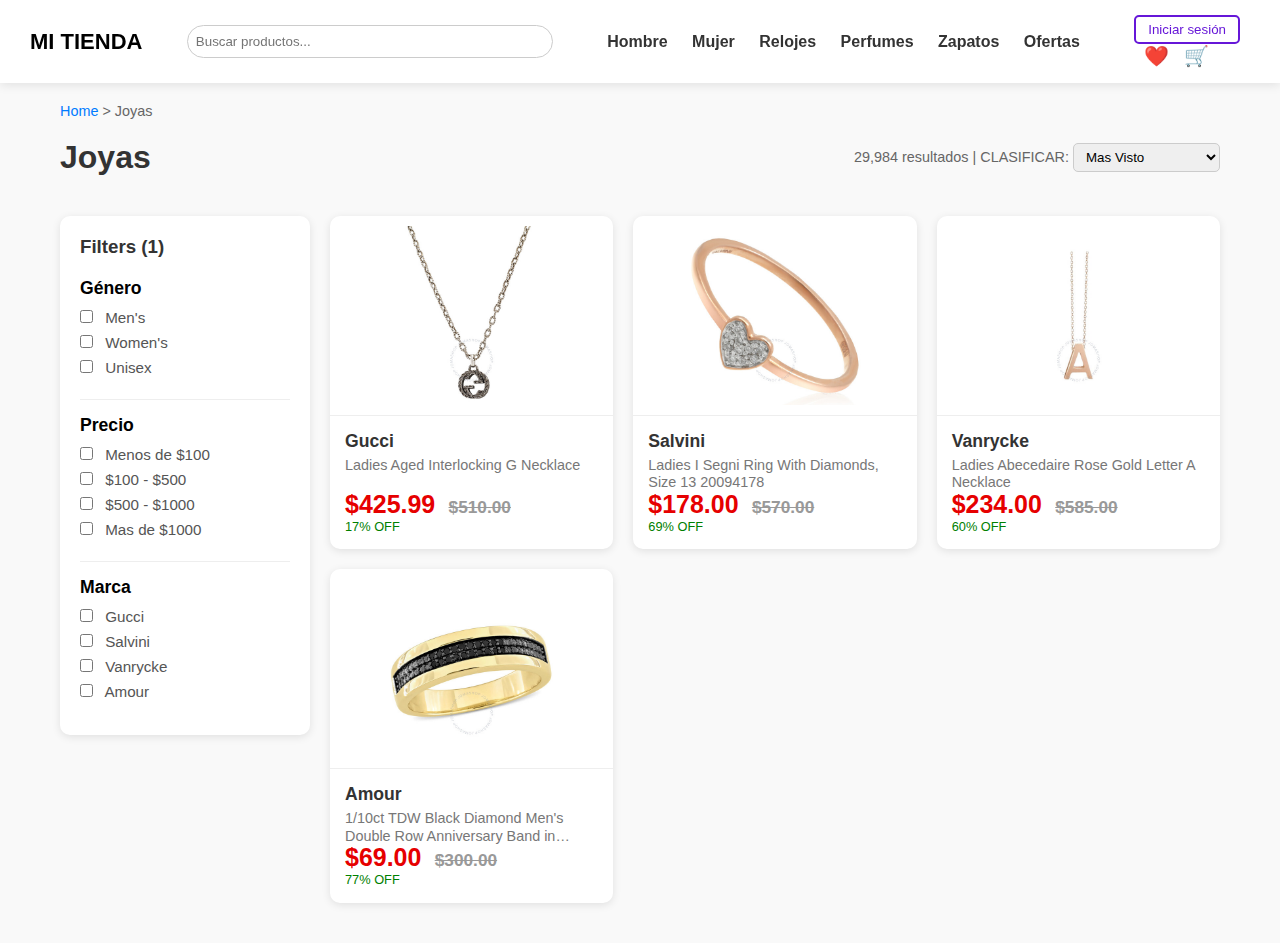
<file: categorias/Joyas.html>
<!DOCTYPE html>
<html lang="es">
<head>
    <meta charset="UTF-8">
    <meta name="viewport" content="width=device-width, initial-scale=1.0">
    <title>Joyas - Mi Tienda Online</title>
    <link rel="stylesheet" href="../esti.css"> 
</head>
<body>

    <header class="navbar">
     <div class="logo"><a href="../Princi.html">MI TIENDA</a></div>
        <input type="text" placeholder="Buscar productos..." class="buscador">
        <nav class="nav-links">
            <a href="#">Hombre</a>
            <a href="#">Mujer</a>
            <a href="Relojes.html">Relojes</a> <a href="Perfumes.html">Perfumes</a> <a href="#">Zapatos</a>
             <a href="#">Ofertas</a>
        </nav>
        <div class="icons">
            <div id="user-info">
                <button onclick="abrirModal()" class="btn-login" id="btn-login">Iniciar sesión</button>
                <span id="saludo" class="hidden">Hola, <span id="usuario-nombre"></span></span>
                <button id="cerrar-sesion" class="hidden">Cerrar sesión</button>
            </div>
            <span>❤️</span>
            <span>🛒</span>
        </div>
    </header>

    <div class="breadcrumb">
        <a href="../Princi.html">Home</a> &gt; Joyas
    </div>

    <div class="product-header">
        <h1>Joyas</h1>
        <div class="sort-options">
            <span>29,984 resultados</span> |
            <label for="sort">CLASIFICAR:</label>
            <select id="sort">
                <option value="most_viewed">Mas Visto</option>
                <option value="price_asc">Precio: bajo a alto</option>
                <option value="price_desc">Precio: Alto a bajo</option>
            </select>
        </div>
    </div>

    <div class="product-page-container">
        <aside class="filters">
            <h3>Filters (1)</h3>
            <div class="filter-group">
                <h4>Género</h4>
                <label><input type="checkbox"> Men's</label>
                <label><input type="checkbox"> Women's</label>
                <label><input type="checkbox"> Unisex</label>
            </div>
            <div class="filter-group">
                <h4>Precio</h4>
                <label><input type="checkbox"> Menos de $100</label>
                <label><input type="checkbox"> $100 - $500</label>
                <label><input type="checkbox"> $500 - $1000</label>
                <label><input type="checkbox"> Mas de $1000</label>
            </div>
            <div class="filter-group">
                <h4>Marca</h4>
                <label><input type="checkbox"> Gucci</label>
                <label><input type="checkbox"> Salvini</label>
                <label><input type="checkbox"> Vanrycke</label>
                <label><input type="checkbox"> Amour</label>
            </div>
            </aside>

        <section class="products-grid">
            <a href="#" class="product-card">
                <img src="Imagenes1/Ladies.jpg" alt="Gucci">
                <div class="product-info">
                    <h3>Gucci</h3>
                    <p class="brand">Ladies Aged Interlocking G Necklace</p>
                    <p class="price">
                        <span class="discount-price">$425.99</span>
                        <span class="original-price">$510.00</span>
                    </p>
                    <p style="font-size:0.8em; color: green; margin-top: 5px;">17% OFF</p>
                </div>
            </a>
            <a href="#" class="product-card">
                <img src="Imagenes1/Salvini.jpg" alt="Salvini">
                <div class="product-info">
                    <h3>Salvini</h3>
                    <p class="brand">Ladies I Segni Ring With Diamonds, Size 13 20094178</p>
                    <p class="price">
                        <span class="discount-price">$178.00</span>
                        <span class="original-price">$570.00</span>
                    </p>
                    <p style="font-size:0.8em; color: green; margin-top: 5px;">69% OFF</p>
                </div>
            </a>
                        <a href="#" class="product-card">
                <img src="Imagenes1/Gold A.jpg" alt="Vanrycke">
                <div class="product-info">
                    <h3>Vanrycke</h3>
                    <p class="brand">Ladies Abecedaire Rose Gold Letter A Necklace</p>
                    <p class="price">
                        <span class="discount-price">$234.00</span>
                        <span class="original-price">$585.00</span>
                    </p>
                    <p style="font-size:0.8em; color: green; margin-top: 5px;">60% OFF</p>
                </div>
            </a>
               <a href="#" class="product-card">
                <img src="Imagenes1/Amour.jpg" alt="Amour">
                <div class="product-info">
                    <h3>Amour</h3>
                    <p class="brand">1/10ct TDW Black Diamond Men's Double Row Anniversary Band in Yellow Plated Sterling Silver</p>
                    <p class="price">
                        <span class="discount-price">$69.00</span>
                        <span class="original-price">$300.00</span>
                    </p>
                    <p style="font-size:0.8em; color: green; margin-top: 5px;">77% OFF</p>
                </div>
            </a>
            </section>
    </div>

    <div class="modal" id="modal">
        <div class="modal-content">
            <span class="close" onclick="cerrarModal()">&times;</span>
            <div id="form-login">
                <h2>Iniciar Sesión</h2>
                <input type="email" placeholder="Correo electrónico">
                <input type="password" placeholder="Contraseña">
                <button>Entrar</button>
                <div class="switch-form" onclick="mostrarRegistro()">¿No tienes cuenta? Regístrate</div>
            </div>
            <div id="form-register" class="hidden">
                <h2>Registro</h2>
                <input type="text" placeholder="Nombre completo">
                <input type="email" placeholder="Correo electrónico">
                <input type="password" placeholder="Contraseña">
                <button>Registrarse</button>
                <div class="switch-form" onclick="mostrarLogin()">¿Ya tienes cuenta? Inicia sesión</div>
            </div>
        </div>
    </div>

    <script src="../jv.js"></script> 
    <script>
    </script>
</body>
</html>
</file>
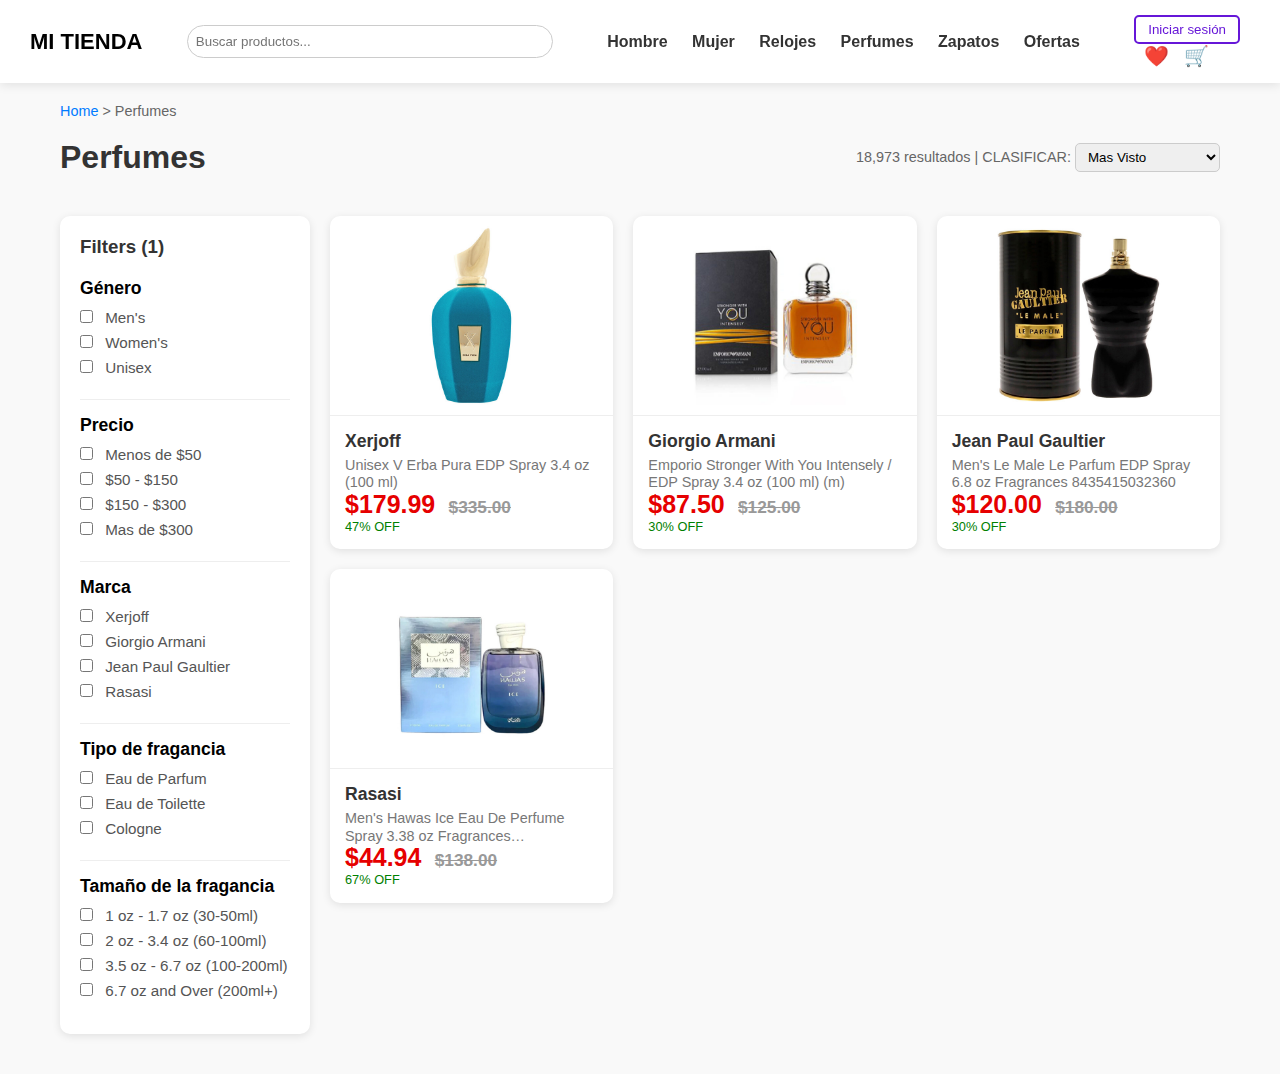
<file: categorias/Perfumes.html>
<!DOCTYPE html>
<html lang="es">
<head>
    <meta charset="UTF-8">
    <meta name="viewport" content="width=device-width, initial-scale=1.0">
    <title>Perfumes - Mi Tienda Online</title>
    <link rel="stylesheet" href="../esti.css">
</head>
<body>

    <header class="navbar">
       <div class="logo"><a href="../Princi.html">MI TIENDA</a></div>
        <input type="text" placeholder="Buscar productos..." class="buscador">
        <nav class="nav-links">
            <a href="#">Hombre</a>
            <a href="#">Mujer</a>
            <a href="Relojes.html">Relojes</a> <a href="Perfumes.html">Perfumes</a> <a href="#">Zapatos</a>
            <a href="#">Ofertas</a>
        </nav>
        <div class="icons">
            <div id="user-info">
                <button onclick="abrirModal()" class="btn-login" id="btn-login">Iniciar sesión</button>
                <span id="saludo" class="hidden">Hola, <span id="usuario-nombre"></span></span>
                <button id="cerrar-sesion" class="hidden">Cerrar sesión</button>
            </div>
            <span>❤️</span>
            <span>🛒</span>
        </div>
    </header>

    <div class="breadcrumb">
        <a href="../Princi.html">Home</a> &gt; Perfumes
    </div>

    <div class="product-header">
        <h1>Perfumes</h1>
        <div class="sort-options">
            <span>18,973 resultados</span> |
            <label for="sort">CLASIFICAR:</label>
            <select id="sort">
                <option value="best_sellers">Mas Visto</option>
                <option value="new_arrivals">Nuevos</option>
                <option value="price_asc">Precio: bajo a alto</option>
                <option value="price_desc">Precio: Alto a baj</option>
            </select>
        </div>
    </div>

    <div class="product-page-container">
        <aside class="filters">
            <h3>Filters (1)</h3>
            <div class="filter-group">
                <h4>Género</h4>
                <label><input type="checkbox"> Men's</label>
                <label><input type="checkbox"> Women's</label>
                <label><input type="checkbox"> Unisex</label>
            </div>
            <div class="filter-group">
                <h4>Precio</h4>
                <label><input type="checkbox"> Menos de $50</label>
                <label><input type="checkbox"> $50 - $150</label>
                <label><input type="checkbox"> $150 - $300</label>
                <label><input type="checkbox"> Mas de $300</label>
            </div>
            <div class="filter-group">
                <h4>Marca</h4>
                <label><input type="checkbox"> Xerjoff</label>
                <label><input type="checkbox"> Giorgio Armani</label>
                <label><input type="checkbox"> Jean Paul Gaultier</label>
                <label><input type="checkbox"> Rasasi</label>
                </div>
            <div class="filter-group">
                <h4>Tipo de fragancia</h4>
                <label><input type="checkbox"> Eau de Parfum</label>
                <label><input type="checkbox"> Eau de Toilette</label>
                <label><input type="checkbox"> Cologne</label>
            </div>
            <div class="filter-group">
                <h4>Tamaño de la fragancia</h4>
                <label><input type="checkbox"> 1 oz - 1.7 oz (30-50ml)</label>
                <label><input type="checkbox"> 2 oz - 3.4 oz (60-100ml)</label>
                <label><input type="checkbox"> 3.5 oz - 6.7 oz (100-200ml)</label>
                <label><input type="checkbox"> 6.7 oz and Over (200ml+)</label>
            </div>
             </aside>

        <section class="products-grid">
            <a href="#" class="product-card">
                <img src="Imagenes1/ERba.jpg" alt="Xerjoff">
                <div class="product-info">
                    <h3>Xerjoff</h3>
                    <p class="brand">Unisex V Erba Pura EDP Spray 3.4 oz (100 ml)</p>
                    <div class="price-and-discount">
                        <p class="price">
                            <span class="discount-price">$179.99</span>
                            <span class="original-price">$335.00</span>
                        </p>
                        <p class="discount-percentage">47% OFF</p>
                    </div>
                </div>
            </a>
            <a href="#" class="product-card">
                <img src="Imagenes1/You.jpg" alt="Giorgio Armani">
                <div class="product-info">
                    <h3>Giorgio Armani</h3>
                    <p class="brand">Emporio Stronger With You Intensely / EDP Spray 3.4 oz (100 ml) (m)</p>
                    <div class="price-and-discount">
                        <p class="price">
                            <span class="discount-price">$87.50</span>
                            <span class="original-price">$125.00</span>
                        </p>
                        <p class="discount-percentage">30% OFF</p>
                    </div>
                </div>
            </a>
            <a href="#" class="product-card">
                <img src="Imagenes1/Male.jpg" alt="Bond No. 9 Greenwich Village">
                <div class="product-info">
                    <h3>Jean Paul Gaultier</h3>
                    <p class="brand">Men's Le Male Le Parfum EDP Spray 6.8 oz Fragrances 8435415032360</p>
                    <div class="price-and-discount">
                        <p class="price">
                            <span class="discount-price">$120.00</span>
                            <span class="original-price">$180.00</span>
                        </p>
                        <p class="discount-percentage">30% OFF</p>
                    </div>
                </div>
            </a>
            <a href="#" class="product-card">
                <img src="Imagenes1/ICE.jpg" alt="Armaf Club de Nuit Intense">
                <div class="product-info">
                    <h3>Rasasi</h3>
                    <p class="brand">Men's Hawas Ice Eau De Perfume Spray 3.38 oz Fragrances 614514331040</p>
                    <div class="price-and-discount">
                        <p class="price">
                            <span class="discount-price">$44.94</span>
                            <span class="original-price">$138.00</span>
                        </p>
                        <p class="discount-percentage">67% OFF</p>
                    </div>
                </div>
            </a>
            </section>
    </div>

    <div class="modal" id="modal">
        <div class="modal-content">
            <span class="close" onclick="cerrarModal()">&times;</span>
            <div id="form-login">
                <h2>Iniciar Sesión</h2>
                <input type="email" placeholder="Correo electrónico">
                <input type="password" placeholder="Contraseña">
                <button>Entrar</button>
                <div class="switch-form" onclick="mostrarRegistro()">¿No tienes cuenta? Regístrate</div>
            </div>
            <div id="form-register" class="hidden">
                <h2>Registro</h2>
                <input type="text" placeholder="Nombre completo">
                <input type="email" placeholder="Correo electrónico">
                <input type="password" placeholder="Contraseña">
                <button>Registrarse</button>
                <div class="switch-form" onclick="mostrarLogin()">¿Ya tienes cuenta? Inicia sesión</div>
            </div>
        </div>
    </div>

    <script src="../jv.js"></script>
</body>
</html>
</file>
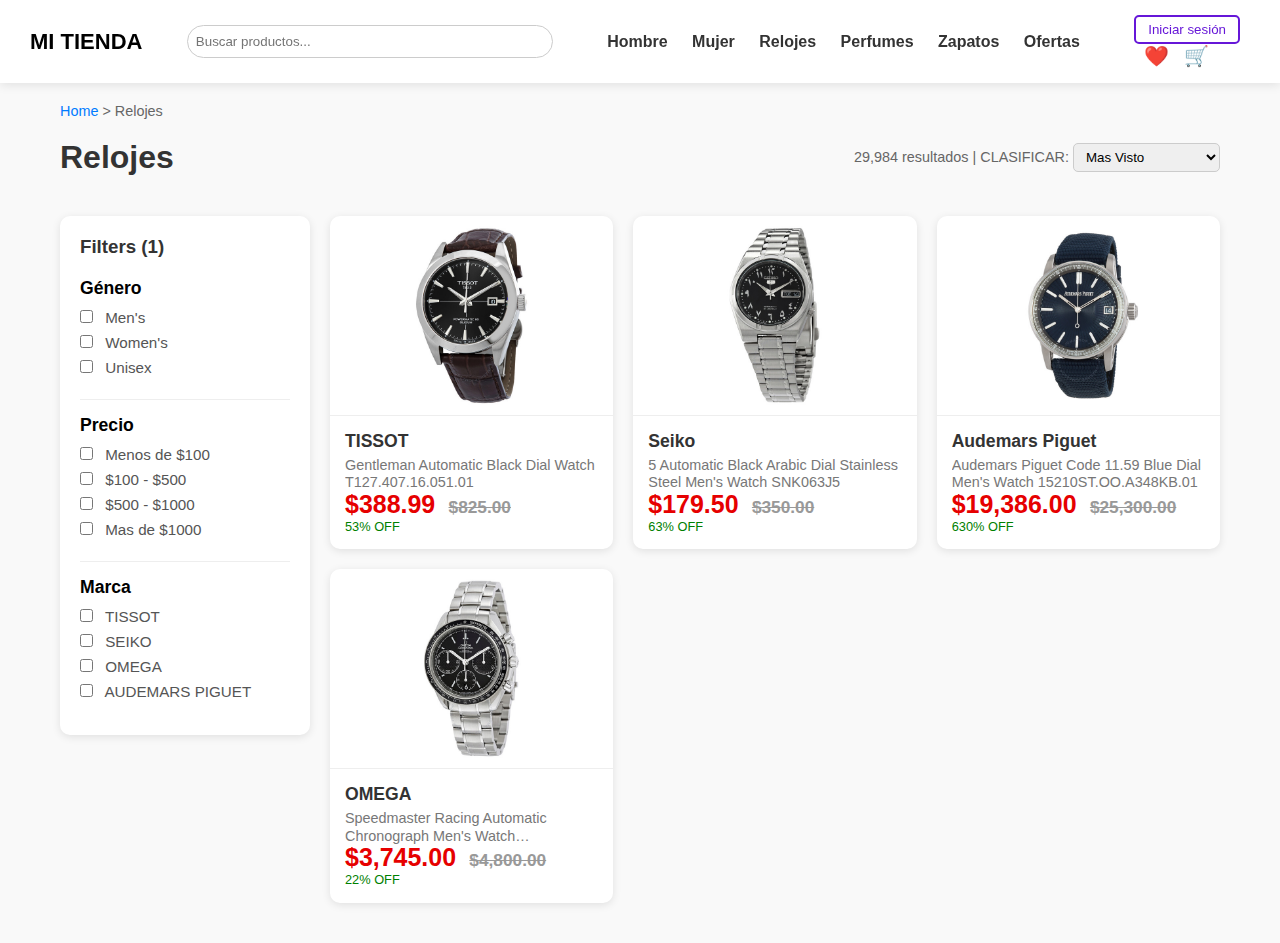
<file: categorias/Relojes.html>
<!DOCTYPE html>
<html lang="es">
<head>
    <meta charset="UTF-8">
    <meta name="viewport" content="width=device-width, initial-scale=1.0">
    <title>Relojes - Mi Tienda Online</title>
    <link rel="stylesheet" href="../esti.css"> 
</head>
<body>

    <header class="navbar">
     <div class="logo"><a href="../Princi.html">MI TIENDA</a></div>
        <input type="text" placeholder="Buscar productos..." class="buscador">
        <nav class="nav-links">
            <a href="#">Hombre</a>
            <a href="#">Mujer</a>
            <a href="Relojes.html">Relojes</a> <a href="Perfumes.html">Perfumes</a> <a href="#">Zapatos</a>
             <a href="#">Ofertas</a>
        </nav>
        <div class="icons">
            <div id="user-info">
                <button onclick="abrirModal()" class="btn-login" id="btn-login">Iniciar sesión</button>
                <span id="saludo" class="hidden">Hola, <span id="usuario-nombre"></span></span>
                <button id="cerrar-sesion" class="hidden">Cerrar sesión</button>
            </div>
            <span>❤️</span>
            <span>🛒</span>
        </div>
    </header>

    <div class="breadcrumb">
        <a href="../Princi.html">Home</a> &gt; Relojes
    </div>

    <div class="product-header">
        <h1>Relojes</h1>
        <div class="sort-options">
            <span>29,984 resultados</span> |
            <label for="sort">CLASIFICAR:</label>
            <select id="sort">
                <option value="most_viewed">Mas Visto</option>
                <option value="price_asc">Precio: bajo a alto</option>
                <option value="price_desc">Precio: Alto a bajo</option>
            </select>
        </div>
    </div>

    <div class="product-page-container">
        <aside class="filters">
            <h3>Filters (1)</h3>
            <div class="filter-group">
                <h4>Género</h4>
                <label><input type="checkbox"> Men's</label>
                <label><input type="checkbox"> Women's</label>
                <label><input type="checkbox"> Unisex</label>
            </div>
            <div class="filter-group">
                <h4>Precio</h4>
                <label><input type="checkbox"> Menos de $100</label>
                <label><input type="checkbox"> $100 - $500</label>
                <label><input type="checkbox"> $500 - $1000</label>
                <label><input type="checkbox"> Mas de $1000</label>
            </div>
            <div class="filter-group">
                <h4>Marca</h4>
                <label><input type="checkbox"> TISSOT</label>
                <label><input type="checkbox"> SEIKO</label>
                <label><input type="checkbox"> OMEGA</label>
                <label><input type="checkbox"> AUDEMARS PIGUET</label>
            </div>
            </aside>

        <section class="products-grid">
            <a href="#" class="product-card">
                <img src="Imagenes1/tissot.jpg" alt="TISSOT Gentleman Automatic">
                <div class="product-info">
                    <h3>TISSOT</h3>
                    <p class="brand">Gentleman Automatic Black Dial Watch T127.407.16.051.01</p>
                    <p class="price">
                        <span class="discount-price">$388.99</span>
                        <span class="original-price">$825.00</span>
                    </p>
                    <p style="font-size:0.8em; color: green; margin-top: 5px;">53% OFF</p>
                </div>
            </a>
            <a href="#" class="product-card">
                <img src="Imagenes1/Seiko.jpg" alt="Seiko 5 Automatic Black Arabic SNK063J5">
                <div class="product-info">
                    <h3>Seiko </h3>
                    <p class="brand">5 Automatic Black Arabic Dial Stainless Steel Men's Watch SNK063J5</p>
                    <p class="price">
                        <span class="discount-price">$179.50</span>
                        <span class="original-price">$350.00</span>
                    </p>
                    <p style="font-size:0.8em; color: green; margin-top: 5px;">63% OFF</p>
                </div>
            </a>
            <a href="#" class="product-card">
                <img src="Imagenes1/Audem.jpg" alt="Audemars Piguet">
                <div class="product-info">
                    <h3>Audemars Piguet </h3>
                    <p class="brand">Audemars Piguet Code 11.59 Blue Dial Men's Watch 15210ST.OO.A348KB.01</p>
                    <p class="price">
                        <span class="discount-price">$19,386.00</span>
                        <span class="original-price">$25,300.00</span>
                    </p>
                    <p style="font-size:0.8em; color: green; margin-top: 5px;">630% OFF</p>
                </div>
            </a>
            <a href="#" class="product-card">
                <img src="Imagenes1/Omega.jpg" alt="OMEGA Speedmaster Racing">
                <div class="product-info">
                    <h3>OMEGA </h3>
                    <p class="brand">Speedmaster Racing Automatic Chronograph Men's Watch 326.30.40.50.01.001</p>
                    <p class="price">
                        <span class="discount-price">$3,745.00</span>
                        <span class="original-price">$4,800.00</span>
                    </p>
                    <p style="font-size:0.8em; color: green; margin-top: 5px;">22% OFF</p>
                </div>
            </a>
            </section>
    </div>

    <div class="modal" id="modal">
        <div class="modal-content">
            <span class="close" onclick="cerrarModal()">&times;</span>
            <div id="form-login">
                <h2>Iniciar Sesión</h2>
                <input type="email" placeholder="Correo electrónico">
                <input type="password" placeholder="Contraseña">
                <button>Entrar</button>
                <div class="switch-form" onclick="mostrarRegistro()">¿No tienes cuenta? Regístrate</div>
            </div>
            <div id="form-register" class="hidden">
                <h2>Registro</h2>
                <input type="text" placeholder="Nombre completo">
                <input type="email" placeholder="Correo electrónico">
                <input type="password" placeholder="Contraseña">
                <button>Registrarse</button>
                <div class="switch-form" onclick="mostrarLogin()">¿Ya tienes cuenta? Inicia sesión</div>
            </div>
        </div>
    </div>

    <script src="../jv.js"></script> 
    <script>
    </script>
</body>
</html>
</file>
<file: esti.css>
* {
  margin: 0;
  padding: 0;
  box-sizing: border-box;
}

body {
  font-family: Arial, sans-serif;
  background-color: #f9f9f9; 
}


.navbar {
    display: flex;
    align-items: center;
    justify-content: space-between;
    background: white;
    padding: 15px 30px;
    box-shadow: 0 2px 10px rgba(0,0,0,0.1);
    position: sticky; 
    top: 0;          
    z-index: 1000;   
}

.logo {
  font-size: 22px;
  font-weight: bold;
}

.logo a {
  text-decoration: none;
  color: inherit;
}

.logo a:hover {
  color: inherit;
  text-decoration: none;
}

.buscador {
  width: 30%;
  padding: 8px;
  border: 1px solid #ccc;
  border-radius: 20px;
}

.nav-links a {
  margin: 0 10px;
  text-decoration: none;
  color: #333;
  font-weight: bold;
}

.icons span {
  margin-left: 10px;
  font-size: 20px;
}

.banner-carousel-container {
  position: relative;
  width: 80%;
  height: 500px;
  margin: 20px auto;
  overflow: hidden;
  border-radius: 10px;
  box-shadow: 0 4px 15px rgba(0,0,0,0.1);
}

.banner-slide {
  position: absolute;
  top: 0;
  left: 0;
  width: 100%;
  height: 100%;
  opacity: 0;
  transition: opacity 1s ease-in-out;
  display: flex;
  align-items: center;
  justify-content: center;
}

.banner-slide.active {
  opacity: 1;
  z-index: 1;
}

.slide-image {
  width: 100%;
  height: 100%;
  object-fit: cover;
  display: block;
  position: absolute;
  top: 0;
  left: 0;
  z-index: -1;
}

.slide-text {
  text-align: center;
  width: 90%;
  max-width: 650px;
  color: #6617d8;
}

.slide-text h1 {
  font-size: 4em;
  margin-bottom: 10px;
  font-weight: bold;
  color: inherit;
}

.slide-text p {
  font-size: 1.8em;
  margin: 15px 0 20px;
  color: inherit;
}

.slide-text-second {
  color: #F8F1E4;
}

.slide-text-second h1,
.slide-text-second p {
  color: #F8F1E4;
}

.slide-text a {
  padding: 15px 40px;
  background: #17d889;
  color: white;
  border-radius: 5px;
  text-decoration: none;
  font-weight: bold;
  display: inline-block;
  font-size: 1.2em;
  transition: background 0.3s ease, transform 0.2s ease;
}

.slide-text a:hover {
  background: #17c9d8;
  transform: translateY(-2px);
}


.categorias {
  display: grid;
  grid-template-columns: repeat(4, 1fr);
  gap: 20px;
  padding: 40px;
  max-width: 880px;
  margin: 0 auto;
}

.card {
  width: 200px;
  background: white;
  border-radius: 10px;
  box-shadow: 0 2px 8px rgba(0,0,0,0.1);
  text-align: center;
  transition: transform 0.3s;
  text-decoration: none;
  color: inherit;
}

.card img {
  width: 100%;
  height: 160px;
  object-fit: cover;
  border-top-left-radius: 10px;
  border-top-right-radius: 10px;
}

.card p {
  padding: 10px;
  font-weight: bold;
  color: inherit;
}

.card:hover {
  transform: scale(1.05);
}

.modal {
  display: none;
  position: fixed;
  top: 0; left: 0;
  width: 100%; height: 100%;
  background: rgba(0,0,0,0.5);
  justify-content: center;
  align-items: center;
  z-index: 1000;
}

.modal-content {
  background: white;
  padding: 30px;
  border-radius: 15px;
  width: 300px;
  text-align: center;
  position: relative;
  box-shadow: 0 5px 15px rgba(0,0,0,0.3);
}

.modal-content h2 {
  margin-bottom: 20px;
  color: #333;
}

.modal-content input {
  width: 90%;
  padding: 10px;
  margin: 10px 0;
  border: 1px solid #ccc;
  border-radius: 5px;
}

.modal-content button {
  background: #17d889;
  color: white;
  padding: 10px 15px;
  border: none;
  border-radius: 5px;
  margin-top: 10px;
  cursor: pointer;
  transition: background 0.3s ease;
}

.modal-content button:hover {
  background: #17c9d8;
}

.modal-content .close {
  position: absolute;
  top: 10px;
  right: 15px;
  font-size: 24px;
  font-weight: bold;
  cursor: pointer;
  color: #555;
}

.modal-content .close:hover {
  color: #000;
}

.switch-form {
  margin-top: 15px;
  font-size: 14px;
  color: #17c9d8;
  cursor: pointer;
  text-decoration: underline;
}

.switch-form:hover {
  color: #17d889;
}

.hidden {
  display: none;
}

.btn-login {
  background: transparent;
  border: 2px solid #6617d8;
  color: #6617d8;
  padding: 5px 12px;
  border-radius: 5px;
  cursor: pointer;
  margin-right: 10px;
  transition: all 0.3s ease;
}

.btn-login:hover {
  background: #6617d8;
  color: white;
}

#saludo {
  color: #0077cc;
  font-weight: bold;
  margin-right: 10px;
}

#cerrar-sesion {
  padding: 5px 10px;
  background: #ccc;
  border: none;
  border-radius: 5px;
  cursor: pointer;
}


.product-page-container {
    display: flex;
    padding: 20px;
    max-width: 1200px;
    margin: 20px auto;
    gap: 20px;
    align-items: flex-start; 
}


.filters {
    width: 250px;
    background-color: white;
    padding: 20px;
    border-radius: 10px;
    box-shadow: 0 2px 8px rgba(0,0,0,0.1);
    flex-shrink: 0;
    min-height: fit-content; 
}   

.filters h3 {
  margin-bottom: 20px;
  color: #333;
}

.filter-group {
  margin-bottom: 15px;
  border-bottom: 1px solid #eee;
  padding-bottom: 15px;
}

.filter-group:last-child {
  border-bottom: none;
  padding-bottom: 0;
}

.filter-group h4 {
  font-size: 1.1em;
  margin-bottom: 10px;
  cursor: pointer;
}

.filter-group label {
  display: block;
  margin-bottom: 8px;
  font-size: 0.95em;
  color: #555;
}

.filter-group input[type="checkbox"] {
  margin-right: 8px;
}


.products-grid {
  flex-grow: 1;
  display: grid;
  grid-template-columns: repeat(auto-fill, minmax(220px, 1fr));
  gap: 20px;
}


.product-card {
    background: white;
    border-radius: 10px;
    box-shadow: 0 2px 8px rgba(0,0,0,0.1);
    text-align: center;
    overflow: hidden;
    transition: transform 0.3s;
    text-decoration: none;
    color: inherit;
    display: flex;          
    flex-direction: column; 
}

.product-card:hover {
  transform: translateY(-5px);
}

.product-card img {
  width: 100%;
  height: 200px; 
  object-fit: contain; 
  border-bottom: 1px solid #eee;
  padding: 10px; 
}


.product-info {
  padding: 15px;
  text-align: left;
  flex-grow: 1;
  display: flex;
  flex-direction: column;
}


.product-info p {
    margin-top: 0 !important;
    margin-bottom: 0 !important;
    line-height: 1.2em; 
}

.product-info h3 {
  font-size: 1.1em;
  margin-bottom: 5px; 
  color: #333;
}


.product-info p.brand {
  font-size: 0.9em;
  color: #777;
  height: 36px; 
  overflow: hidden; 
  text-overflow: ellipsis; 
  display: -webkit-box; 
  -webkit-line-clamp: 2; 
  -webkit-box-orient: vertical; 
  flex-shrink: 0; 
}


.product-info .price-and-discount {
    display: flex;
    flex-direction: column; 
    margin-top: auto; 
    padding: 0;
    margin-bottom: 0; 
}

.product-info p.price {
  font-size: 1.2em;
  font-weight: bold;
  color: #333;
  margin-top: 0 !important; 
  margin-bottom: 0 !important; 
  line-height: 1.2em; 
}

.product-info .discount-price {
  color: #e60000; 
  font-weight: bold;
  font-size: 1.3em;
}

.product-info .original-price {
  text-decoration: line-through;
  color: #999;
  font-size: 0.9em;
  margin-left: 8px;
}


.product-info .discount-percentage {
    font-size: 0.8em;
    color: green;
    line-height: 1.2;
    margin-top: 0 !important; 
    margin-bottom: 0 !important; 
}


.breadcrumb {
  max-width: 1200px;
  margin: 20px auto 0 auto;
  padding: 0 20px;
  font-size: 0.9em;
  color: #666;
}
.breadcrumb a {
  text-decoration: none;
  color: #007bff;
}
.breadcrumb a:hover {
  text-decoration: underline;
}

.product-header {
  max-width: 1200px;
  margin: 20px auto 0 auto;
  padding: 0 20px;
  display: flex;
  justify-content: space-between;
  align-items: center;
}

.product-header h1 {
  font-size: 2em;
  color: #333;
}

.sort-options {
  font-size: 0.9em;
  color: #666;
}
.sort-options select {
  padding: 5px 8px;
  border-radius: 5px;
  border: 1px solid #ccc;
}
</file>
